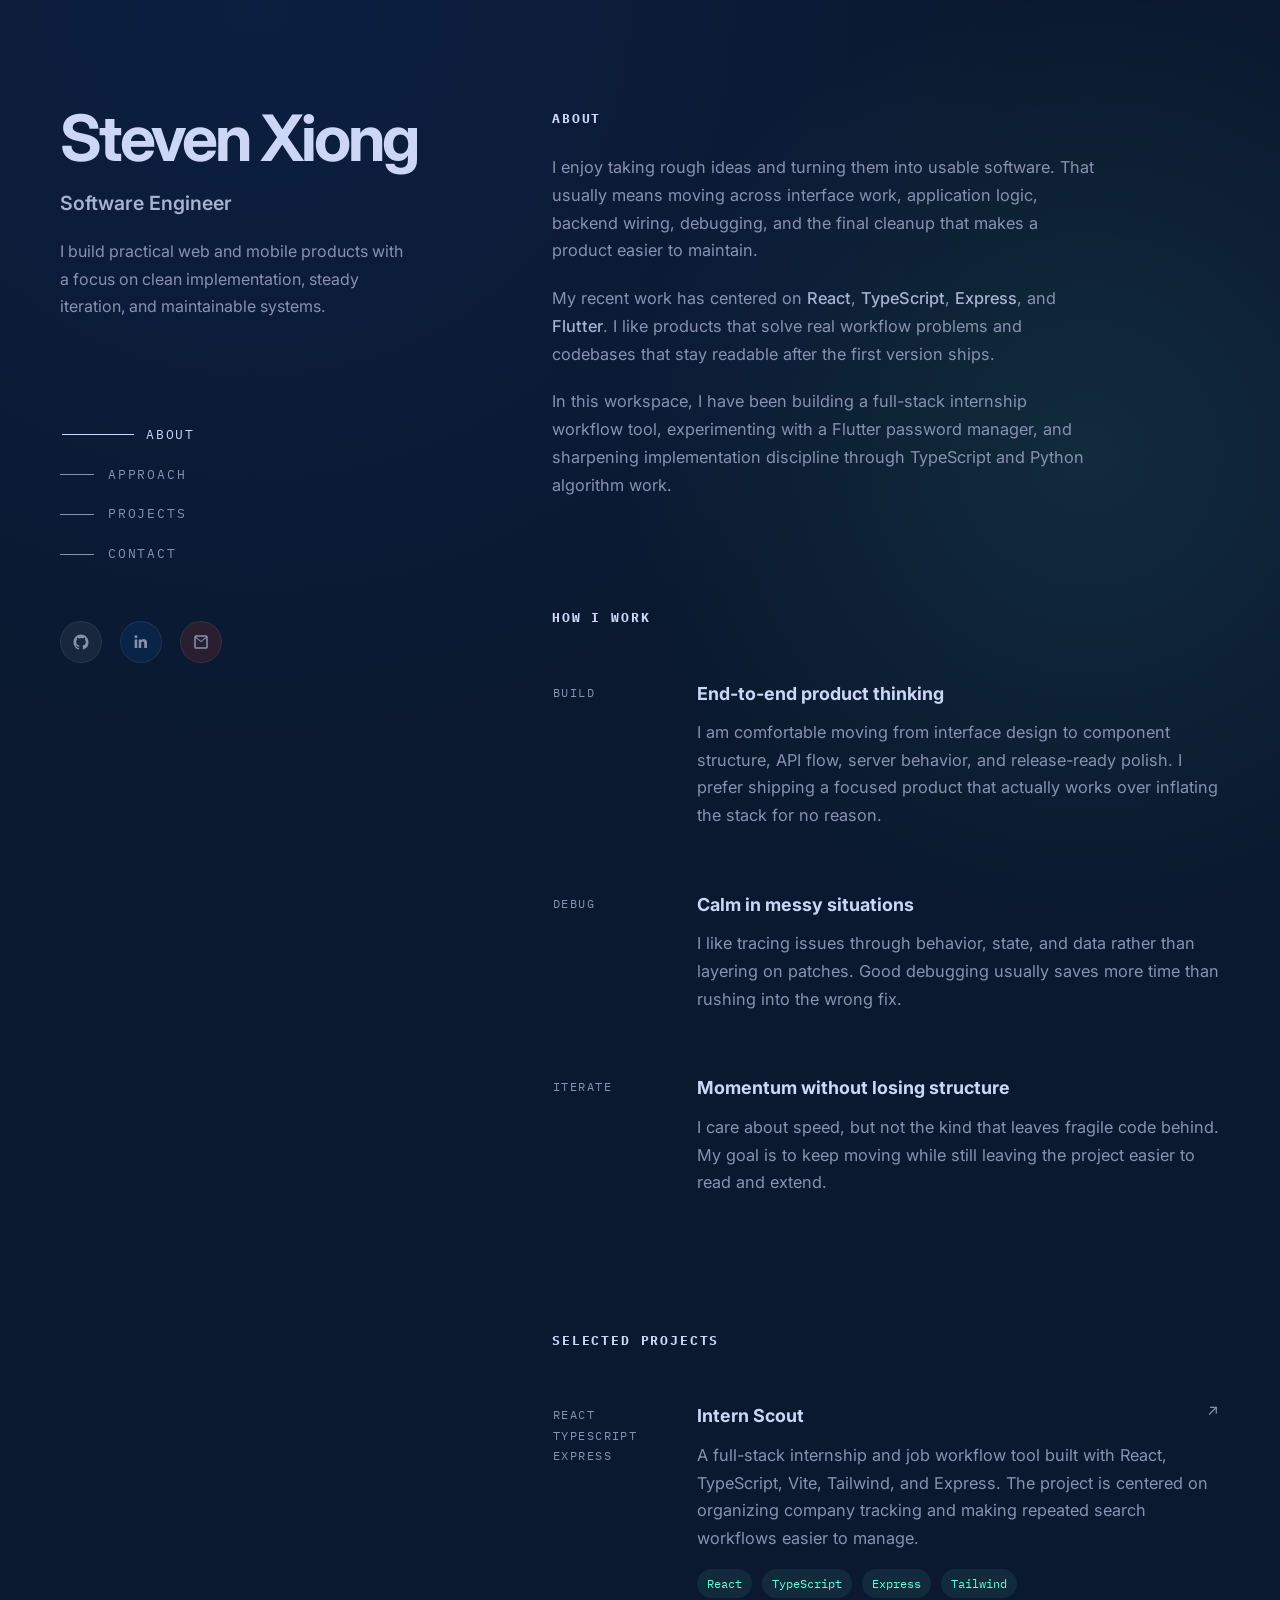
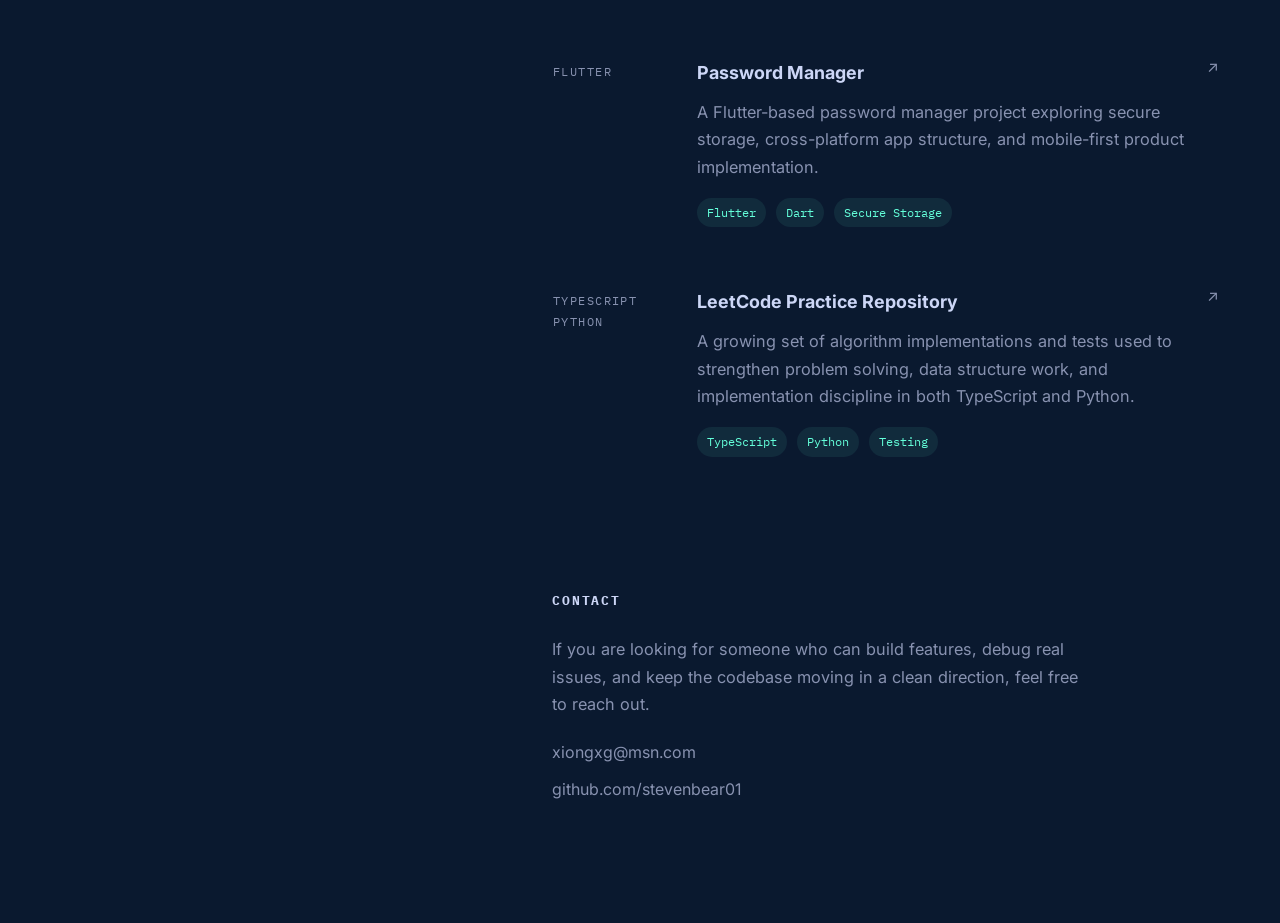
<file: index.html>
<!DOCTYPE html>
<html lang="en">
<head>
    <meta charset="UTF-8">
    <meta name="viewport" content="width=device-width, initial-scale=1.0">
    <title>Steven Xiong | Software Engineer</title>
    <meta name="description" content="Steven Xiong is a software engineer building practical products with React, TypeScript, Express, and Flutter.">
    <link rel="preconnect" href="https://fonts.googleapis.com">
    <link rel="preconnect" href="https://fonts.gstatic.com" crossorigin>
    <link href="https://fonts.googleapis.com/css2?family=Inter:wght@400;500;600;700&family=IBM+Plex+Mono:wght@400;500&display=swap" rel="stylesheet">
    <link rel="stylesheet" href="style.css">
</head>
<body>
    <div class="page-shell">
        <aside class="sidebar">
            <div class="sidebar-inner">
                <div class="intro">
                    <a class="brand" href="#top">Steven Xiong</a>
                    <p class="role">Software Engineer</p>
                    <p class="summary">
                        I build practical web and mobile products with a focus on clean implementation,
                        steady iteration, and maintainable systems.
                    </p>
                </div>

                <nav class="section-nav" aria-label="Section navigation">
                    <a class="nav-link" href="#about">About</a>
                    <a class="nav-link" href="#experience">Approach</a>
                    <a class="nav-link" href="#projects">Projects</a>
                    <a class="nav-link" href="#contact">Contact</a>
                </nav>

                <div class="sidebar-footer">
                    <a class="social-icon github-icon" href="https://github.com/stevenbear01" target="_blank" rel="noreferrer" aria-label="GitHub" title="GitHub">
                        <svg viewBox="0 0 24 24" aria-hidden="true">
                            <path d="M12 2C6.48 2 2 6.58 2 12.24c0 4.53 2.87 8.37 6.84 9.73.5.1.68-.22.68-.49 0-.24-.01-1.03-.01-1.87-2.78.62-3.37-1.21-3.37-1.21-.46-1.2-1.11-1.51-1.11-1.51-.91-.64.07-.63.07-.63 1 .07 1.53 1.06 1.53 1.06.9 1.57 2.35 1.12 2.92.86.09-.67.35-1.12.63-1.37-2.22-.26-4.55-1.15-4.55-5.1 0-1.13.39-2.05 1.03-2.77-.1-.26-.45-1.31.1-2.73 0 0 .84-.28 2.75 1.06A9.3 9.3 0 0 1 12 6.83c.85 0 1.71.12 2.51.35 1.91-1.34 2.75-1.06 2.75-1.06.55 1.42.2 2.47.1 2.73.64.72 1.03 1.64 1.03 2.77 0 3.96-2.33 4.84-4.56 5.09.36.32.67.94.67 1.9 0 1.37-.01 2.47-.01 2.8 0 .27.18.59.69.49A10.27 10.27 0 0 0 22 12.24C22 6.58 17.52 2 12 2Z"/>
                        </svg>
                    </a>
                    <a class="social-icon linkedin-icon" href="https://www.linkedin.com/" target="_blank" rel="noreferrer" aria-label="LinkedIn" title="LinkedIn">
                        <svg viewBox="0 0 24 24" aria-hidden="true">
                            <path d="M6.94 8.5H3.56V20h3.38V8.5ZM5.25 3A1.96 1.96 0 1 0 5.3 6.93 1.96 1.96 0 0 0 5.25 3ZM20 13.02c0-3.45-1.84-5.06-4.3-5.06-1.98 0-2.87 1.1-3.37 1.87V8.5H8.96c.04.88 0 11.5 0 11.5h3.37v-6.42c0-.34.02-.68.12-.92.27-.67.9-1.36 1.95-1.36 1.38 0 1.93 1.04 1.93 2.57V20H20v-6.98Z"/>
                        </svg>
                    </a>
                    <a class="social-icon email-icon" href="mailto:xiongxg@msn.com" aria-label="Email" title="Email">
                        <svg viewBox="0 0 24 24" aria-hidden="true">
                            <path d="M3 5.5A2.5 2.5 0 0 1 5.5 3h13A2.5 2.5 0 0 1 21 5.5v13a2.5 2.5 0 0 1-2.5 2.5h-13A2.5 2.5 0 0 1 3 18.5v-13Zm2.2-.5 6.8 5.56L18.8 5H5.2Zm13.8 1.56-6.37 5.21a1 1 0 0 1-1.26 0L5 6.56V18.5c0 .28.22.5.5.5h13a.5.5 0 0 0 .5-.5V6.56Z"/>
                        </svg>
                    </a>
                </div>
            </div>
        </aside>

        <main class="content" id="top">
            <section class="content-section" id="about">
                <h2 class="section-title">About</h2>
                <p>
                    I enjoy taking rough ideas and turning them into usable software. That usually means
                    moving across interface work, application logic, backend wiring, debugging, and the
                    final cleanup that makes a product easier to maintain.
                </p>
                <p>
                    My recent work has centered on <span class="highlight">React</span>,
                    <span class="highlight">TypeScript</span>, <span class="highlight">Express</span>,
                    and <span class="highlight">Flutter</span>. I like products that solve real workflow
                    problems and codebases that stay readable after the first version ships.
                </p>
                <p>
                    In this workspace, I have been building a full-stack internship workflow tool,
                    experimenting with a Flutter password manager, and sharpening implementation discipline
                    through TypeScript and Python algorithm work.
                </p>
            </section>

            <section class="content-section" id="experience">
                <h2 class="section-title">How I Work</h2>

                <article class="entry">
                    <div class="entry-meta">Build</div>
                    <div class="entry-body">
                        <h3>End-to-end product thinking</h3>
                        <p>
                            I am comfortable moving from interface design to component structure, API flow,
                            server behavior, and release-ready polish. I prefer shipping a focused product
                            that actually works over inflating the stack for no reason.
                        </p>
                    </div>
                </article>

                <article class="entry">
                    <div class="entry-meta">Debug</div>
                    <div class="entry-body">
                        <h3>Calm in messy situations</h3>
                        <p>
                            I like tracing issues through behavior, state, and data rather than layering
                            on patches. Good debugging usually saves more time than rushing into the wrong fix.
                        </p>
                    </div>
                </article>

                <article class="entry">
                    <div class="entry-meta">Iterate</div>
                    <div class="entry-body">
                        <h3>Momentum without losing structure</h3>
                        <p>
                            I care about speed, but not the kind that leaves fragile code behind. My goal is
                            to keep moving while still leaving the project easier to read and extend.
                        </p>
                    </div>
                </article>
            </section>

            <section class="content-section" id="projects">
                <h2 class="section-title">Selected Projects</h2>

                <a class="project" href="https://github.com/stevenbear01" target="_blank" rel="noreferrer">
                    <div class="project-kicker">React TypeScript Express</div>
                    <div class="project-main">
                        <h3>Intern Scout</h3>
                        <p>
                            A full-stack internship and job workflow tool built with React, TypeScript,
                            Vite, Tailwind, and Express. The project is centered on organizing company
                            tracking and making repeated search workflows easier to manage.
                        </p>
                        <ul class="tech-list">
                            <li>React</li>
                            <li>TypeScript</li>
                            <li>Express</li>
                            <li>Tailwind</li>
                        </ul>
                    </div>
                </a>

                <a class="project" href="https://github.com/stevenbear01" target="_blank" rel="noreferrer">
                    <div class="project-kicker">Flutter</div>
                    <div class="project-main">
                        <h3>Password Manager</h3>
                        <p>
                            A Flutter-based password manager project exploring secure storage,
                            cross-platform app structure, and mobile-first product implementation.
                        </p>
                        <ul class="tech-list">
                            <li>Flutter</li>
                            <li>Dart</li>
                            <li>Secure Storage</li>
                        </ul>
                    </div>
                </a>

                <a class="project" href="https://github.com/stevenbear01" target="_blank" rel="noreferrer">
                    <div class="project-kicker">TypeScript Python</div>
                    <div class="project-main">
                        <h3>LeetCode Practice Repository</h3>
                        <p>
                            A growing set of algorithm implementations and tests used to strengthen
                            problem solving, data structure work, and implementation discipline in both
                            TypeScript and Python.
                        </p>
                        <ul class="tech-list">
                            <li>TypeScript</li>
                            <li>Python</li>
                            <li>Testing</li>
                        </ul>
                    </div>
                </a>
            </section>

            <section class="content-section contact-section" id="contact">
                <h2 class="section-title">Contact</h2>
                <p>
                    If you are looking for someone who can build features, debug real issues,
                    and keep the codebase moving in a clean direction, feel free to reach out.
                </p>
                <div class="contact-links">
                    <a href="mailto:xiongxg@msn.com">xiongxg@msn.com</a>
                    <a href="https://github.com/stevenbear01" target="_blank" rel="noreferrer">github.com/stevenbear01</a>
                </div>
            </section>
        </main>
    </div>
    <script>
        const sections = [...document.querySelectorAll(".content-section")];
        const navLinks = [...document.querySelectorAll(".nav-link")];

        const activateNav = () => {
            let currentId = sections[0]?.id;

            for (const section of sections) {
                const rect = section.getBoundingClientRect();
                if (rect.top <= window.innerHeight * 0.28) {
                    currentId = section.id;
                }
            }

            for (const link of navLinks) {
                const active = link.getAttribute("href") === `#${currentId}`;
                link.classList.toggle("active", active);
            }
        };

        activateNav();
        window.addEventListener("scroll", activateNav, { passive: true });
    </script>
</body>
</html>
</file>
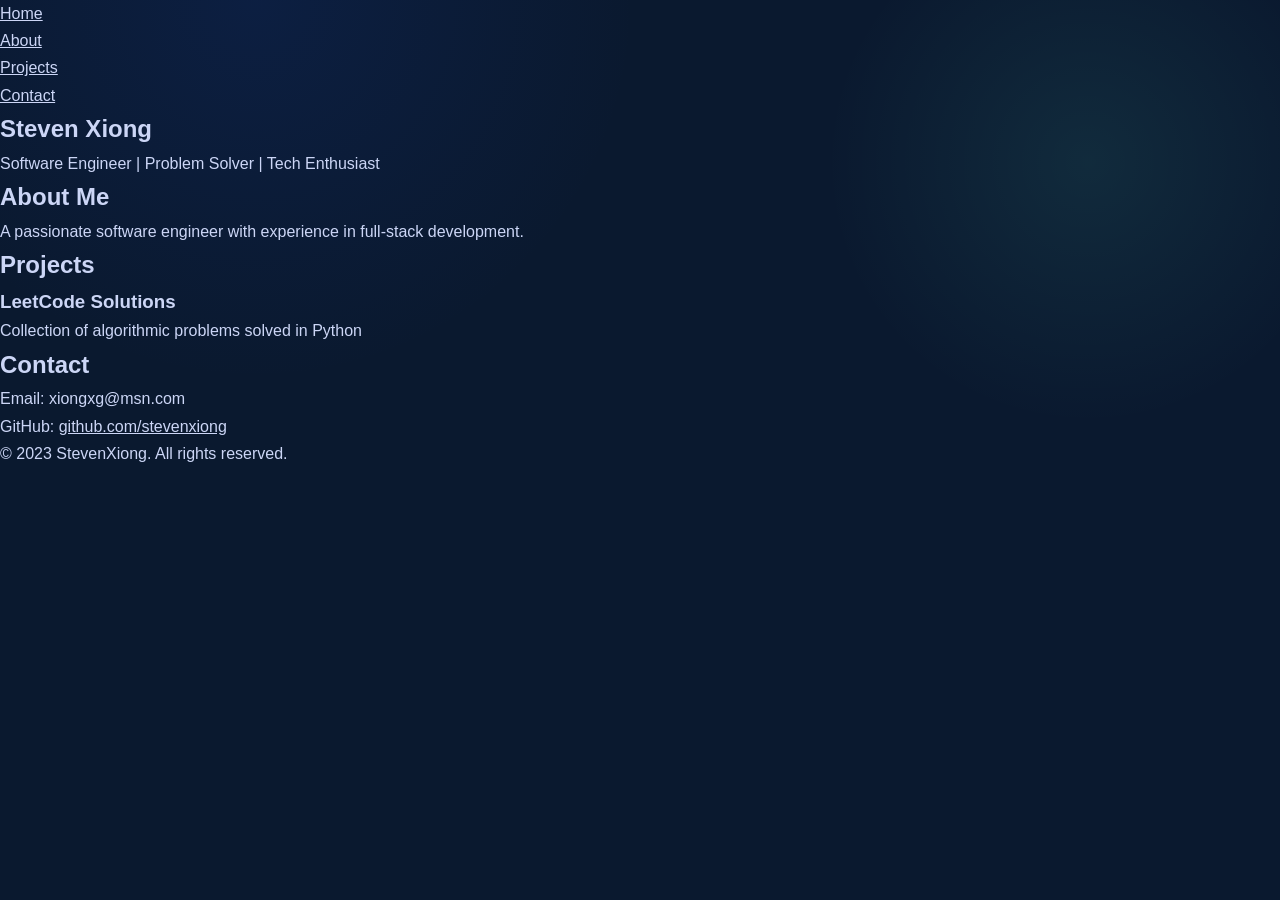
<file: stevenxiong.html>
<!DOCTYPE html>
<html lang="en">
<head>
    <meta charset="UTF-8">
    <meta name="viewport" content="width=device-width, initial-scale=1.0">
    <title>Your Name - Personal Website</title>
    <link rel="stylesheet" href="style.css">
</head>
<body>
    <header>
        <nav>
            <ul>
                <li><a href="#home">Home</a></li>
                <li><a href="#about">About</a></li>
                <li><a href="#projects">Projects</a></li>
                <li><a href="#contact">Contact</a></li>
            </ul>
        </nav>
    </header>

    <main>
        <section id="home">
            <h1>Steven Xiong</h1>
            <p>Software Engineer | Problem Solver | Tech Enthusiast</p>
        </section>

        <section id="about">
            <h2>About Me</h2>
            <p>A passionate software engineer with experience in full-stack development.</p>
        </section>

        <section id="projects">
            <h2>Projects</h2>
            <div class="project-grid">
                <div class="project-card">
                    <h3>LeetCode Solutions</h3>
                    <p>Collection of algorithmic problems solved in Python</p>
                </div>
                <!-- Add more project cards -->
            </div>
        </section>

        <section id="contact">
            <h2>Contact</h2>
            <p>Email: xiongxg@msn.com</p>
            <p>GitHub: <a href="https://github.com/stevenbear01">github.com/stevenxiong</a></p>
        </section>
    </main>

    <footer>
        <p>&copy; 2023 StevenXiong. All rights reserved.</p>
    </footer>
</body>
</html>
</file>
<file: style.css>
:root {
    --bg: #0a192f;
    --bg-soft: #112240;
    --bg-hover: rgba(148, 163, 184, 0.08);
    --bg-hover-strong: rgba(17, 34, 64, 0.72);
    --text: #ccd6f6;
    --muted: #8892b0;
    --muted-soft: #a8b2d1;
    --accent: #64ffda;
    --line: rgba(136, 146, 176, 0.22);
    --shadow: 0 20px 60px rgba(2, 12, 27, 0.7);
    --max-width: 1160px;
}

* {
    box-sizing: border-box;
    margin: 0;
    padding: 0;
}

html {
    scroll-behavior: smooth;
}

body {
    min-height: 100vh;
    background:
        radial-gradient(circle at 20% 0%, rgba(29, 78, 216, 0.11), transparent 28%),
        radial-gradient(circle at 85% 18%, rgba(100, 255, 218, 0.08), transparent 20%),
        var(--bg);
    color: var(--text);
    font-family: "Inter", sans-serif;
    line-height: 1.7;
    -webkit-font-smoothing: antialiased;
    text-rendering: optimizeLegibility;
}

a {
    color: inherit;
}

.page-shell {
    width: min(var(--max-width), calc(100% - 48px));
    margin: 0 auto;
    display: grid;
    grid-template-columns: minmax(320px, 420px) minmax(0, 1fr);
    gap: 72px;
    padding: 0 0 72px;
}

.sidebar {
    position: relative;
}

.sidebar-inner {
    padding: 108px 0 80px;
    display: flex;
    flex-direction: column;
    gap: 56px;
}

.brand {
    display: inline-block;
    text-decoration: none;
    font-size: clamp(2.95rem, 5vw, 4.35rem);
    font-weight: 700;
    line-height: 0.95;
    letter-spacing: -0.05em;
    transition: color 180ms ease;
}

.role {
    margin-top: 18px;
    font-size: 1.22rem;
    font-weight: 600;
    color: var(--muted-soft);
}

.summary {
    margin-top: 18px;
    max-width: 22rem;
    color: var(--muted);
    font-size: 1rem;
}

.brand:hover,
.brand:focus-visible {
    color: var(--accent);
}

.section-nav {
    margin-top: 48px;
    display: grid;
    gap: 18px;
}

.section-nav a {
    width: fit-content;
    color: var(--muted);
    text-decoration: none;
    font-family: "IBM Plex Mono", monospace;
    font-size: 0.8rem;
    text-transform: uppercase;
    letter-spacing: 0.14em;
    display: inline-flex;
    align-items: center;
    gap: 14px;
    transition: color 180ms ease;
}

.section-nav a::before {
    content: "";
    width: 34px;
    height: 1px;
    background: var(--muted);
    transition: width 180ms ease, background-color 180ms ease, transform 180ms ease;
}

.section-nav a.active {
    color: var(--text);
}

.section-nav a.active::before {
    width: 72px;
    background: var(--text);
    transform: translateX(2px);
}

.section-nav a:hover,
.section-nav a:focus-visible,
.sidebar-footer a:hover,
.sidebar-footer a:focus-visible,
.contact-links a:hover,
.contact-links a:focus-visible,
.project:hover h3,
.project:focus-visible h3 {
    color: var(--accent);
}

.section-nav a:hover::before,
.section-nav a:focus-visible::before {
    width: 72px;
    background: var(--accent);
}

.sidebar-footer {
    display: flex;
    gap: 18px;
    flex-wrap: wrap;
    align-items: center;
}

.sidebar-footer a,
.contact-links a {
    color: var(--muted);
    text-decoration: none;
    transition: color 180ms ease;
}

.social-icon {
    width: 42px;
    height: 42px;
    display: inline-flex;
    align-items: center;
    justify-content: center;
    border-radius: 999px;
    border: 1px solid rgba(136, 146, 176, 0.14);
    background: rgba(17, 34, 64, 0.42);
    color: var(--muted-soft);
    transition:
        color 180ms ease,
        transform 180ms ease,
        border-color 180ms ease,
        box-shadow 180ms ease,
        background-color 180ms ease;
}

.social-icon svg {
    width: 18px;
    height: 18px;
    fill: currentColor;
}

.github-icon {
    color: #f8fafc;
    background: rgba(255, 255, 255, 0.06);
}

.linkedin-icon {
    color: #0a66c2;
    background: rgba(10, 102, 194, 0.14);
}

.email-icon {
    color: #ea4335;
    background: rgba(234, 67, 53, 0.14);
}

.social-icon:hover,
.social-icon:focus-visible {
    transform: translateY(-2px);
    border-color: rgba(100, 255, 218, 0.22);
    box-shadow: 0 10px 24px rgba(2, 12, 27, 0.26);
}

.github-icon:hover,
.github-icon:focus-visible {
    color: #ffffff;
    background: rgba(255, 255, 255, 0.12);
}

.linkedin-icon:hover,
.linkedin-icon:focus-visible {
    color: #57a6ff;
    background: rgba(10, 102, 194, 0.22);
}

.email-icon:hover,
.email-icon:focus-visible {
    color: #ff7a6f;
    background: rgba(234, 67, 53, 0.22);
}

.content {
    padding: 108px 0 0;
}

.content-section + .content-section {
    margin-top: 108px;
}

.content-section p {
    color: var(--muted);
    max-width: 34rem;
    font-size: 1.02rem;
}

.content-section p + p {
    margin-top: 20px;
}

.highlight {
    color: var(--muted-soft);
    font-weight: 500;
}

.section-title {
    margin-bottom: 24px;
    color: var(--text);
    font-size: 0.82rem;
    font-family: "IBM Plex Mono", monospace;
    text-transform: uppercase;
    letter-spacing: 0.14em;
}

.entry,
.project {
    display: grid;
    grid-template-columns: 120px minmax(0, 1fr);
    gap: 24px;
    padding: 24px 18px;
    margin: 0 -18px;
    border: 1px solid transparent;
    border-radius: 14px;
    text-decoration: none;
    transition:
        background-color 180ms ease,
        border-color 180ms ease,
        transform 180ms ease,
        box-shadow 180ms ease;
}

.entry + .entry,
.project + .project {
    margin-top: 10px;
}

.entry:hover,
.entry:focus-within,
.project:hover,
.project:focus-visible {
    background:
        linear-gradient(180deg, rgba(17, 34, 64, 0.78), rgba(17, 34, 64, 0.58)),
        var(--bg-hover);
    border-color: rgba(100, 255, 218, 0.12);
    transform: translateY(-2px);
    box-shadow: 0 10px 30px rgba(2, 12, 27, 0.32);
}

.entry-meta,
.project-kicker {
    color: var(--muted);
    font-family: "IBM Plex Mono", monospace;
    font-size: 0.74rem;
    text-transform: uppercase;
    letter-spacing: 0.12em;
    padding-top: 4px;
}

.entry-body h3,
.project-main h3 {
    font-size: 1.12rem;
    color: var(--text);
    transition: color 180ms ease;
}

.project {
    position: relative;
}

.project::after {
    content: "↗";
    position: absolute;
    right: 18px;
    top: 20px;
    color: var(--muted);
    font-size: 0.95rem;
    transition: color 180ms ease, transform 180ms ease;
}

.project:hover::after,
.project:focus-visible::after {
    color: var(--accent);
    transform: translate(2px, -2px);
}

.entry-body p,
.project-main p {
    margin-top: 10px;
    max-width: 34rem;
}

.tech-list {
    list-style: none;
    display: flex;
    flex-wrap: wrap;
    gap: 10px;
    margin-top: 16px;
}

.tech-list li {
    padding: 5px 10px;
    border-radius: 999px;
    background: rgba(100, 255, 218, 0.08);
    color: var(--accent);
    font-family: "IBM Plex Mono", monospace;
    font-size: 0.72rem;
}

.contact-section {
    padding-bottom: 48px;
}

.contact-links {
    margin-top: 20px;
    display: grid;
    gap: 10px;
}

.contact-links a {
    width: fit-content;
}

@media (max-width: 980px) {
    .page-shell {
        grid-template-columns: 1fr;
        gap: 24px;
    }

    .sidebar-inner {
        padding: 48px 0 0;
        gap: 28px;
    }

    .content {
        padding-top: 28px;
    }

    .section-nav {
        gap: 12px;
    }

    .section-nav a::before {
        width: 20px;
    }

    .project::after {
        right: 14px;
        top: 16px;
    }
}

@media (max-width: 640px) {
    .page-shell {
        width: min(100% - 28px, var(--max-width));
    }

    .entry,
    .project {
        grid-template-columns: 1fr;
        gap: 10px;
        padding: 18px 14px;
        margin-left: -14px;
        margin-right: -14px;
    }

    .content-section + .content-section {
        margin-top: 72px;
    }

    .content-section p,
    .entry-body p,
    .project-main p {
        max-width: none;
    }
}
</file>
